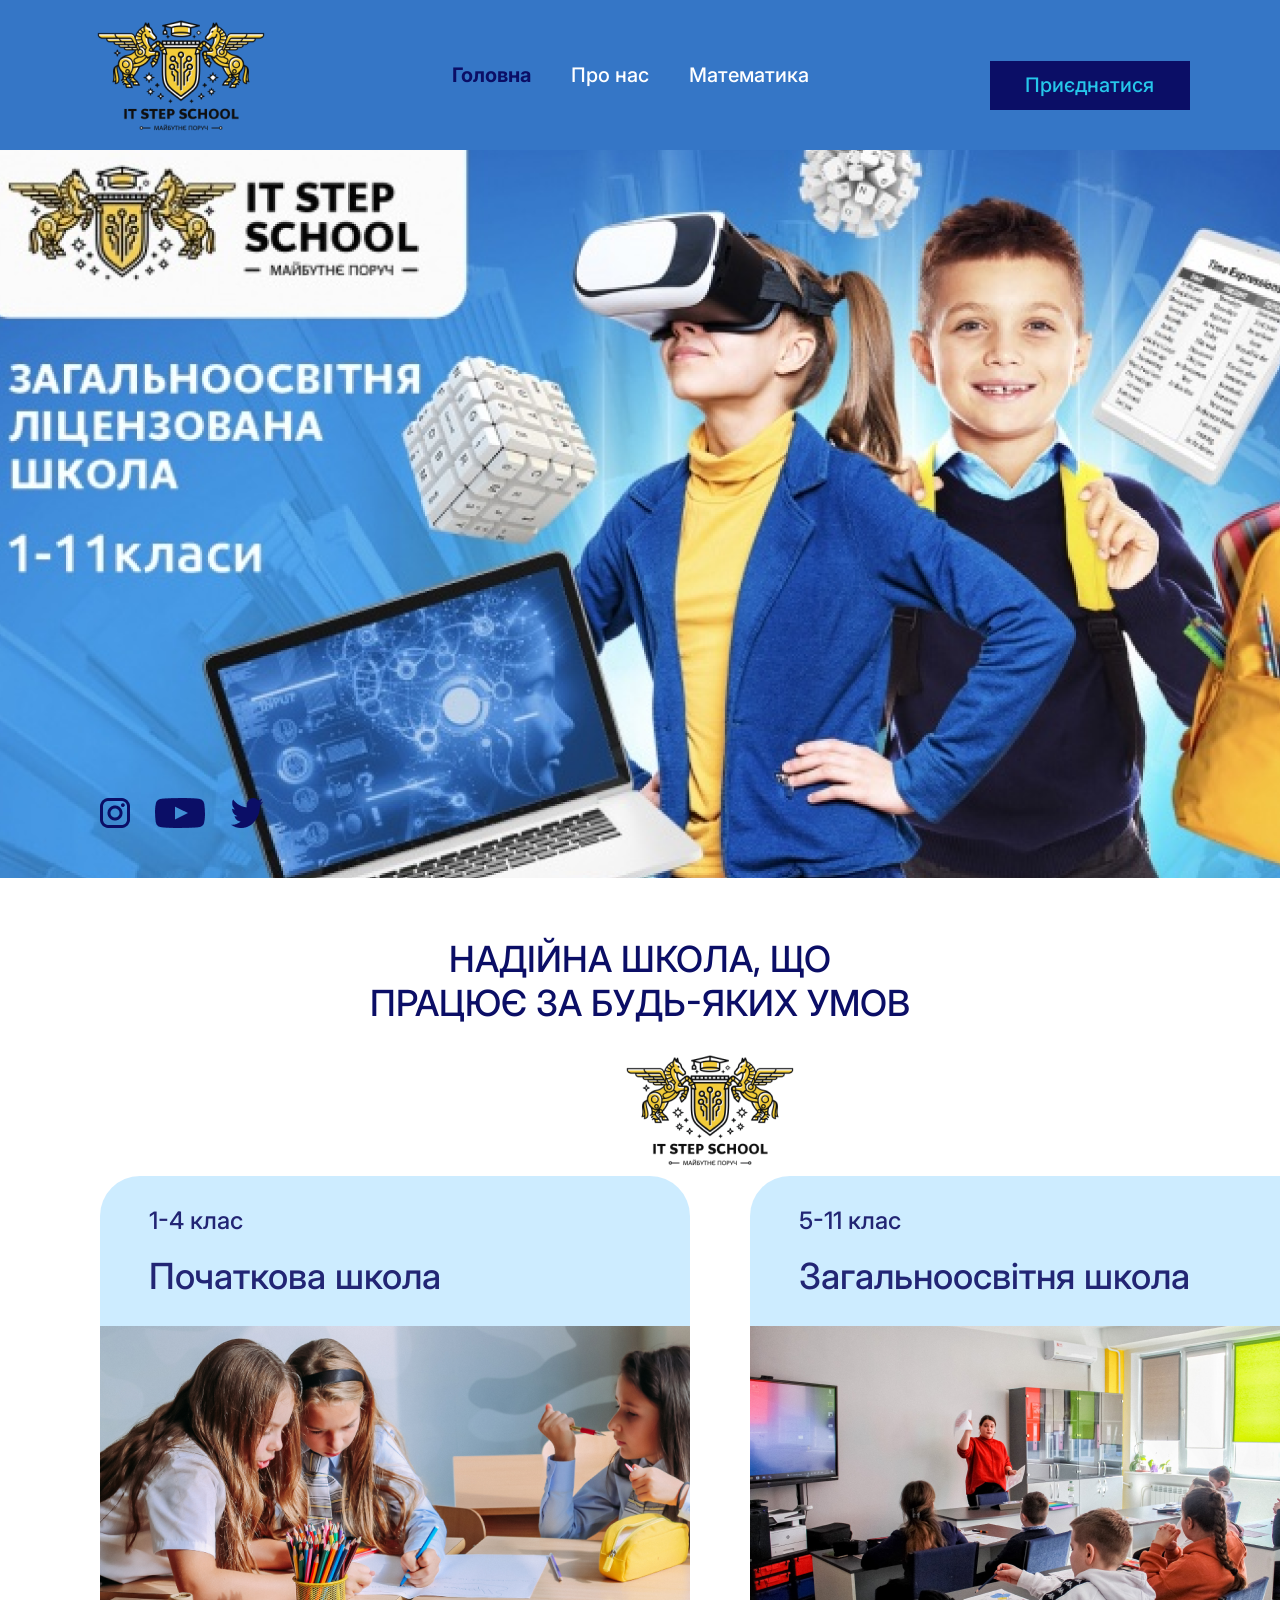
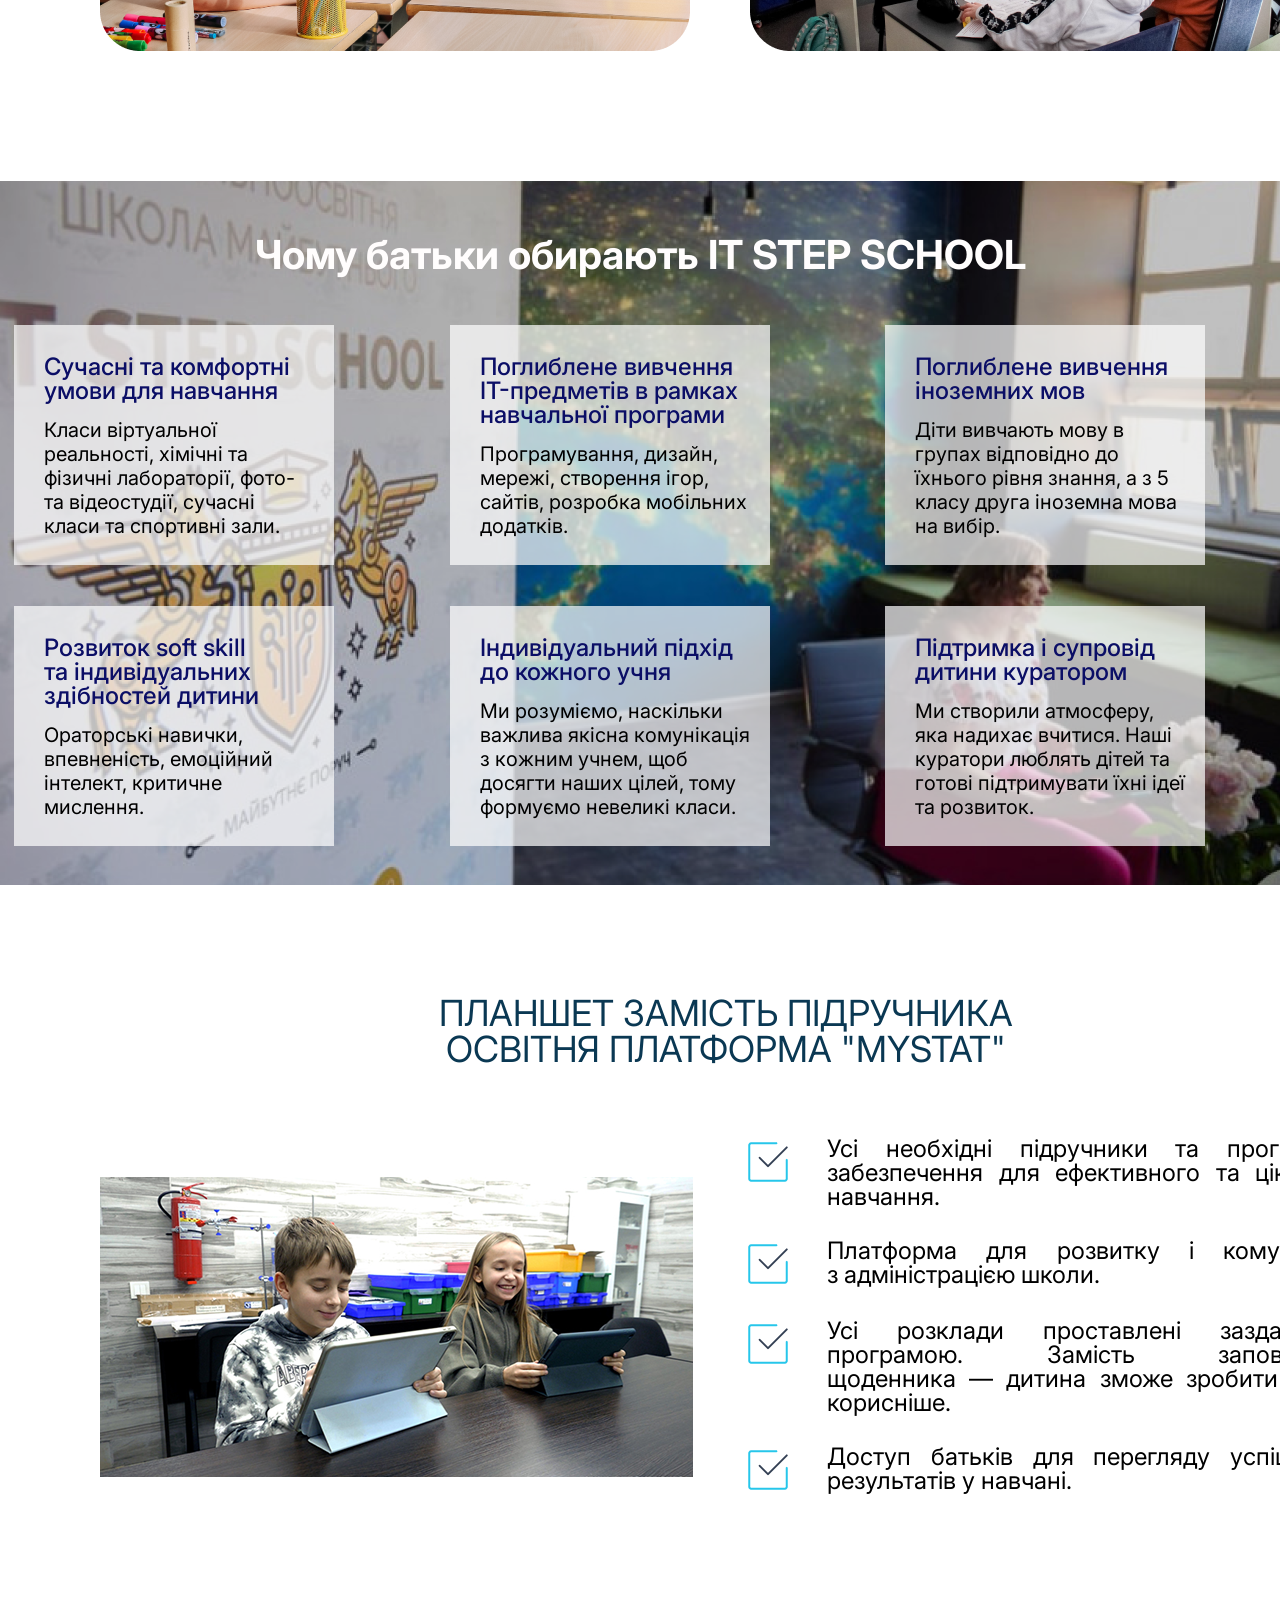
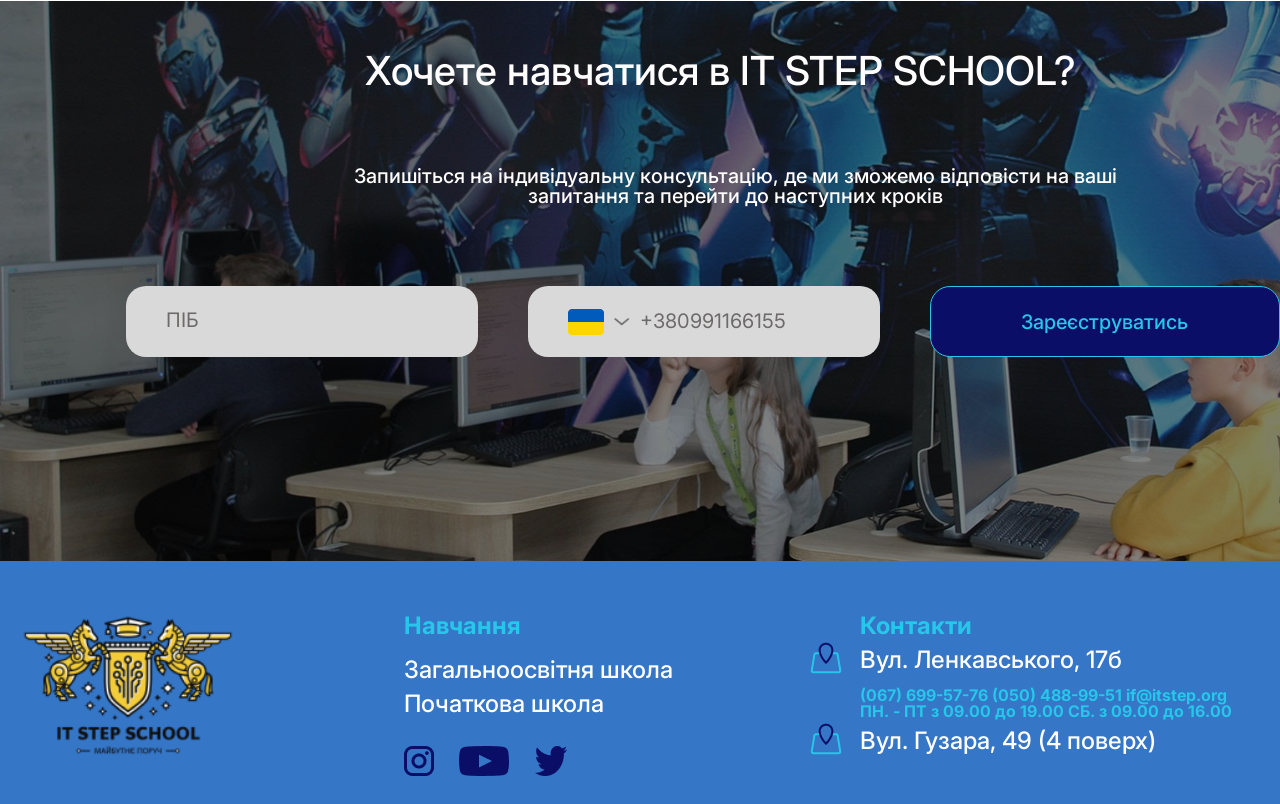
<file: index.html>
<!DOCTYPE html>
<html lang="en">

<head>
    <meta charset="UTF-8">
    <meta name="viewport" content="width=device-width, initial-scale=1.0">
    <title>Document</title>
    <link rel="stylesheet" href="./style.css">
</head>

<body>
    <header>
        <div class="container">
            <div class="header-wrap flex">
                <div class="logo">
                    <img src="images/лого школи 1.png" alt="logo">
                </div>
                <div>
                    <nav>
                        <ul class="menu1 flex">
                            <li><a href="./index.html" class="items1">Головна</a></li>
                            <li><a href="./second-index.html" class="items2">Про нас</a></li>
                            <li><a href="./third-index.html" class="items2">Математика</a></li>
                        </ul>
                    </nav>
                </div>
                <div class="button1"><a href="#" class="btn1">Приєднатися</a></div>
            </div>
        </div>
    </header>
    <main>
        <div class="container">
            <section class="sec1-wrap flex">
                <div><img src="images/Vector (3).png" alt="instagram" class="logos"></div>
                <div><img src="images/Vector (4).png" alt="instagram" class="logos1"></div>
                <div><img src="images/Vector (5).png" alt="instagram" class="logos1"></div>
            </section>
            <div class="nosection">
                <div class="text">
                    Надійна школа, що
                    <br>
                    працює за будь-яких умов
                </div>
                <div><img src="images/лого школи 1.png" alt="" class="logo2"></div>
            </div>
            <div class="divs flex">
                <div>
                    <div class="div11">
                        <div class="classes">1-4 клас</div>
                        <div class="school">Початкова школа</div>
                    </div>
                    <div class="imgs"></div>
                </div>
                <div class="div111">
                    <div class="div11">
                        <div class="classes">5-11 клас</div>
                        <div class="school">Загальноосвітня школа</div>
                    </div>
                    <div class="imgs1"></div>
                </div>
            </div>
        </div>
        <section class="sec3-wrap">
            <div class="container">
                <h1>Чому батьки обирають IT STEP SCHOOL</h1>
                <div class="grid-container">
                    <div class="grid-item">
                        <h3>Сучасні та комфортні
                            <br>
                            умови для навчання
                        </h3>
                        <p class="grid-text-p">Класи віртуальної
                            <br>
                            реальності, хімічні та
                            <br>
                            фізичні лабораторії, фото-
                            <br>
                            та відеостудії, сучасні
                            <br>
                            класи та спортивні зали.
                        </p>
                    </div>
                    <div class="grid-item">
                        <h3>Поглиблене вивчення 
                            <br>
                            IT-предметів в рамках 
                            <br>
                            навчальної програми</h3>
                        <p class="grid-text-p">Програмування, дизайн, 
                            <br>
                            мережі, створення ігор, 
                            <br>
                            сайтів, розробка мобільних 
                            <br>
                            додатків.</p>
                    </div>
                    <div class="grid-item">
                        <h3>Поглиблене вивчення 
                            <br>
                            іноземних мов</h3>
                        <p class="grid-text-p">Діти вивчають мову в 
                            <br>
                            групах відповідно до 
                            <br>
                            їхнього рівня знання, а з 5 
                            <br>
                            класу друга іноземна мова 
                            <br>
                            на вибір.</p>
                    </div>
                    <div class="grid-item">
                        <h3>Розвиток soft skill 
                            <br>
                            та індивідуальних 
                            <br>
                            здібностей дитини</h3>
                        <p class="grid-text-p">Ораторські навички, 
                            <br>
                            впевненість, емоційний 
                            <br>
                            інтелект, критичне <br>
                            мислення.</p>
                    </div>
                    <div class="grid-item">
                        <h3>Індивідуальний підхід 
                            <br>
                            до кожного учня</h3>
                        <p class="grid-text-p">Ми розуміємо, наскільки 
                            <br>
                            важлива якісна комунікація 
                            <br>
                            з кожним учнем, щоб 
                            <br>
                            досягти наших цілей,
                            тому 
                            <br>
                            формуємо невеликі класи.</p>
                    </div>
                    <div class="grid-item">
                        <h3>Підтримка і супровід 
                            <br>
                            дитини куратором</h3>
                        <p class="grid-text-p">Ми створили атмосферу, 
                            <br>
                            яка надихає вчитися. Наші <br>
                            куратори люблять дітей та 
                            <br>
                            готові
                            підтримувати їхні ідеї 
                            <br>
                            та розвиток.</p>
                    </div>
                </div>
            </div>
        </section>
        <section class="sec4">
            <div class="container">
                <div class="sec4-wrap">
                    <h1 class="sec4-title-text">Планшет замість підручника<br>Освітня платформа "MyStat"</h1>
                    <div class="sec4-flex-container flex">
                        <div class="sec4-img"><img src="./images/mystat (1).png" alt="" class="sec4-activity-img"></div>
                        <div class="sec4-activities flex">
                            <div class="sec4-activity flex">
                                <img src="./images/Group 57.png" alt="" class="sec4-activity-img">
                                <div class="sec4-activity-text">Усі необхідні підручники та програмне забезпечення для ефективного та цікавого навчання.</div>
                            </div>
                            <div class="sec4-activity flex">
                                <img src="./images/Group 57.png" alt="" class="sec4-activity-img">
                                <div class="sec4-activity-text">Платформа для розвитку і комунікації з адміністрацією школи.</div>
                            </div>
                            <div class="sec4-activity flex">
                                <img src="./images/Group 57.png" alt="" class="sec4-activity-img">
                                <div class="sec4-activity-text">Усі розклади проставлені заздалегідь програмою. Замість заповнення щоденника — дитина зможе зробити щось корисніше.</div>
                            </div>
                            <div class="sec4-activity flex">
                                <img src="./images/Group 57.png" alt="" class="sec4-activity-img">
                                <div class="sec4-activity-text">Доступ батьків для перегляду успішності результатів у навчані.</div>
                            </div>
                        </div>
                    </div>
                </div>
            </div>
        </section>
        <section class="sec5">
            <div class="container">
                <div class="sec5-wrap">
                    <h1 class="sec5-title">Хочете навчатися в IT STEP SCHOOL?</h1>
                    <h3 class="sec5-under-title">Запишіться на індивідуальну консультацію, де ми зможемо відповісти на ваші запитання та перейти до наступних кроків</h3>
                    <div class="sec5-registartion flex">
                        <div class="pib">ПІБ</div>
                        <div class="phone-number flex">
                            <div class="sec5-imgs flex">
                                <img src="./images/Group 61.png" alt="" class="country-img">
                                <img src="./images/Vector 1.png" alt="" class="line-img">
                            </div>
                            <p>+380991166155</p>
                        </div>
                        <div class="btn-register flex">Зареєструватись</div>
                    </div>
                </div>
            </div>
        </section>
    </main>
    <footer>
        <div class="container">
            <div class="footer-wrap flex">
                <img src="images/лого школи 1.png" alt="logo" class="footer-logo">
                <div class="footer-texts flex">
                    <div class="footer-learn">
                        <p class="learn-title">Навчання</p>
                        <div class="learn-texts flex">
                            <p class="learn-text">Загальноосвітня школа</p>
                            <p class="learn-text">Початкова школа</p>
                        </div>
                        <div class="footer-logos flex">
                            <img src="./images/inst 1.png" alt="" class="learn-logo-inst"><img src="./images/youtube 1.png" alt="" class="learn-logo-ytb"><img src="./images/twitter 1.png" alt="" class="learn-logo-twt">
                        </div>
                    </div>
                    <div class="footer-contacts">
                        <p class="footer-contacts-title">Контакти</p>
                        <div class="street flex">
                            <img src="./images/Group 73.png" alt="" class="street-img">
                            <p class="street-text">Вул. Ленкавського, 17б</p>
                        </div>
                        <p class="footer-contacts-text">(067) 699-57-76  (050) 488-99-51 if@itstep.org<br>ПН. - ПТ з 09.00 до 19.00 СБ. з 09.00 до 16.00</p>
                        <div class="street flex">
                            <img src="./images/Group 73.png" alt="" class="street-img">
                            <p class="street-text">Вул. Гузара, 49 (4 поверх)</p>
                        </div>
                    </div>
                </div>
            </div>
        </div>
    </footer>
</body>

</html>
</file>
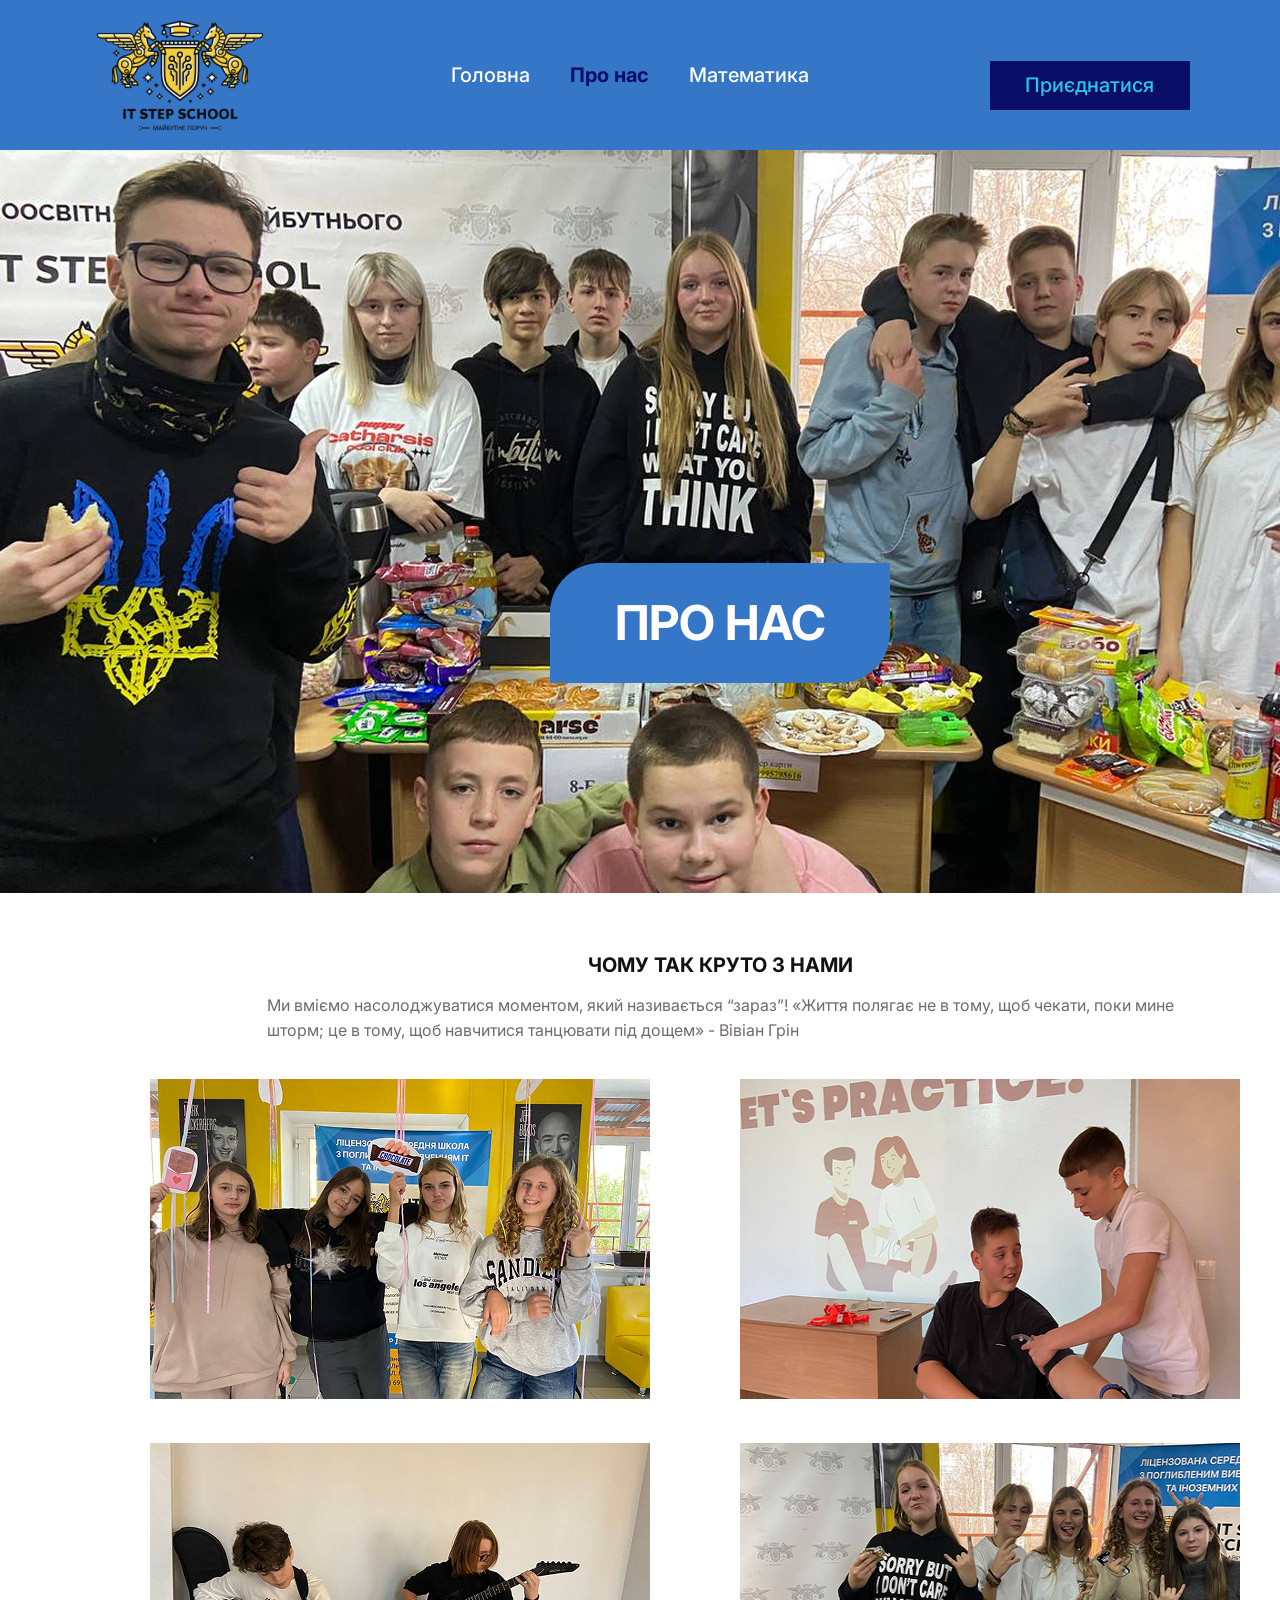
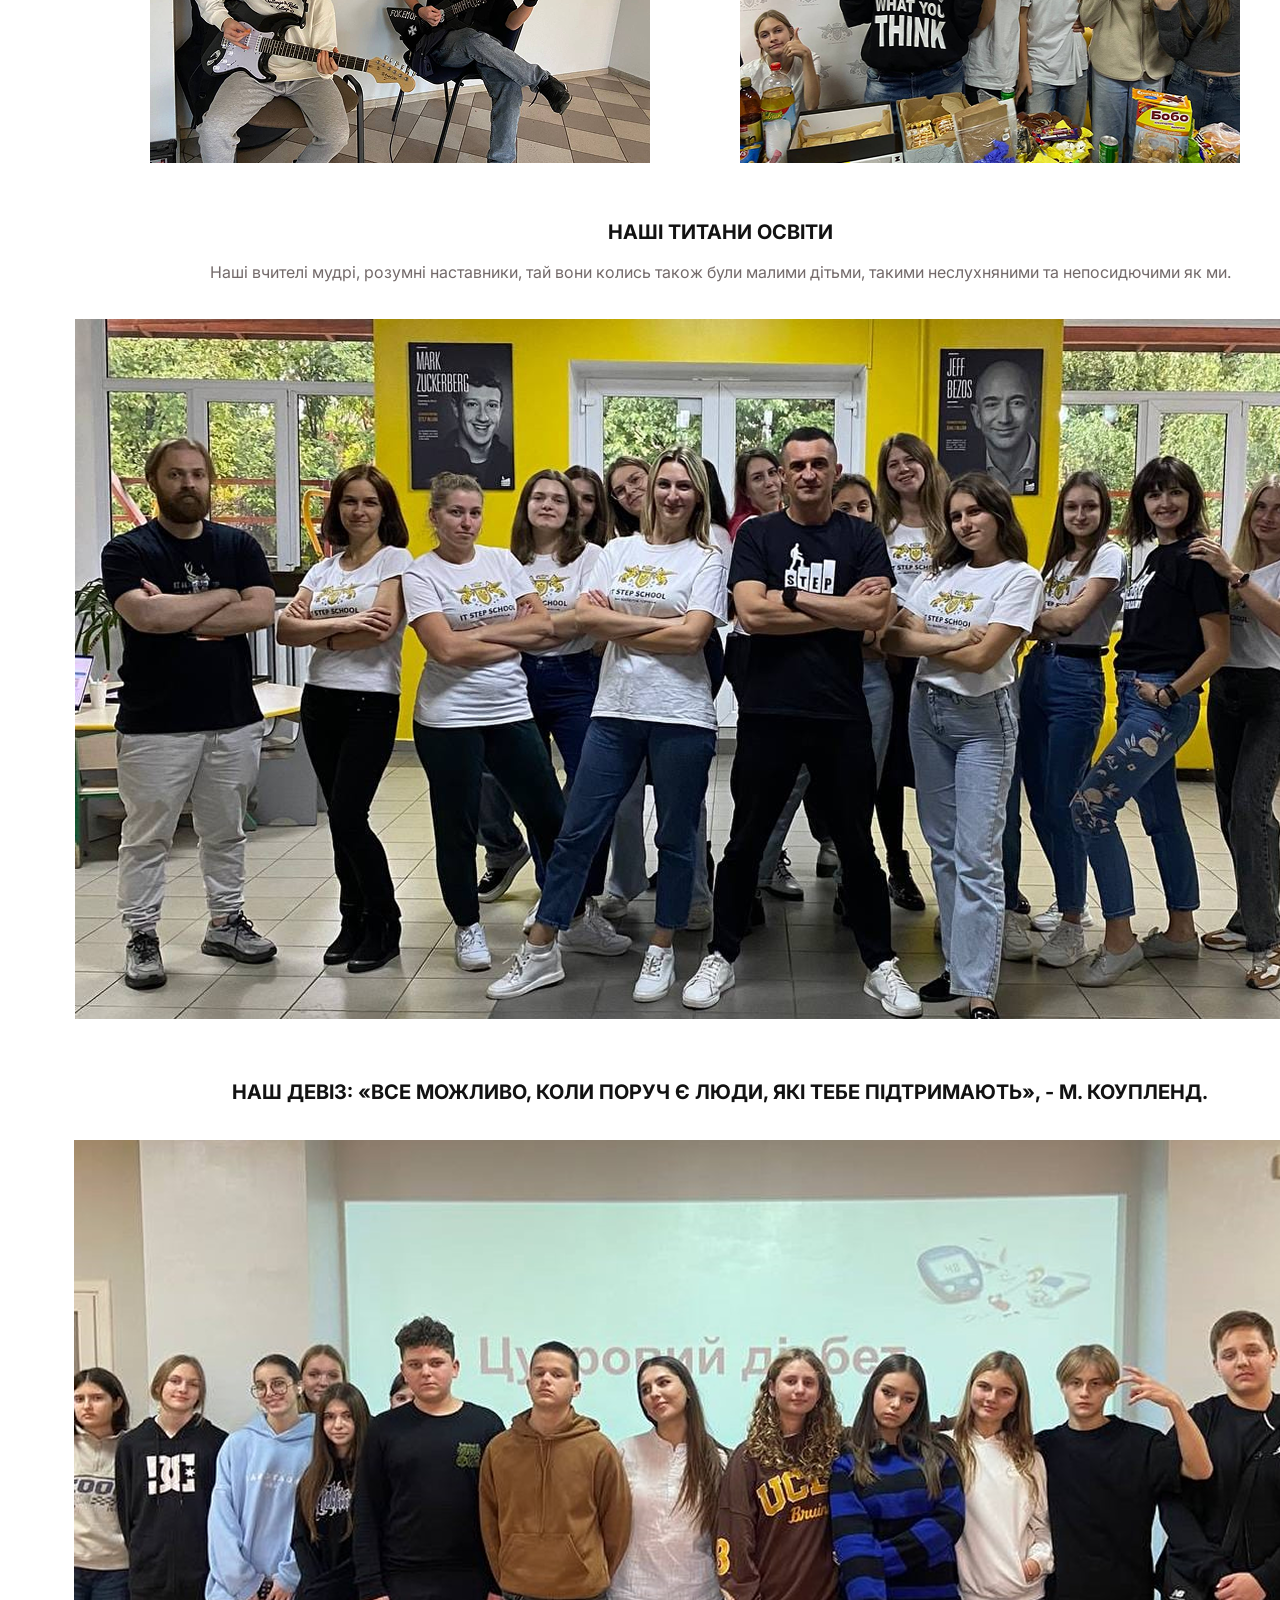
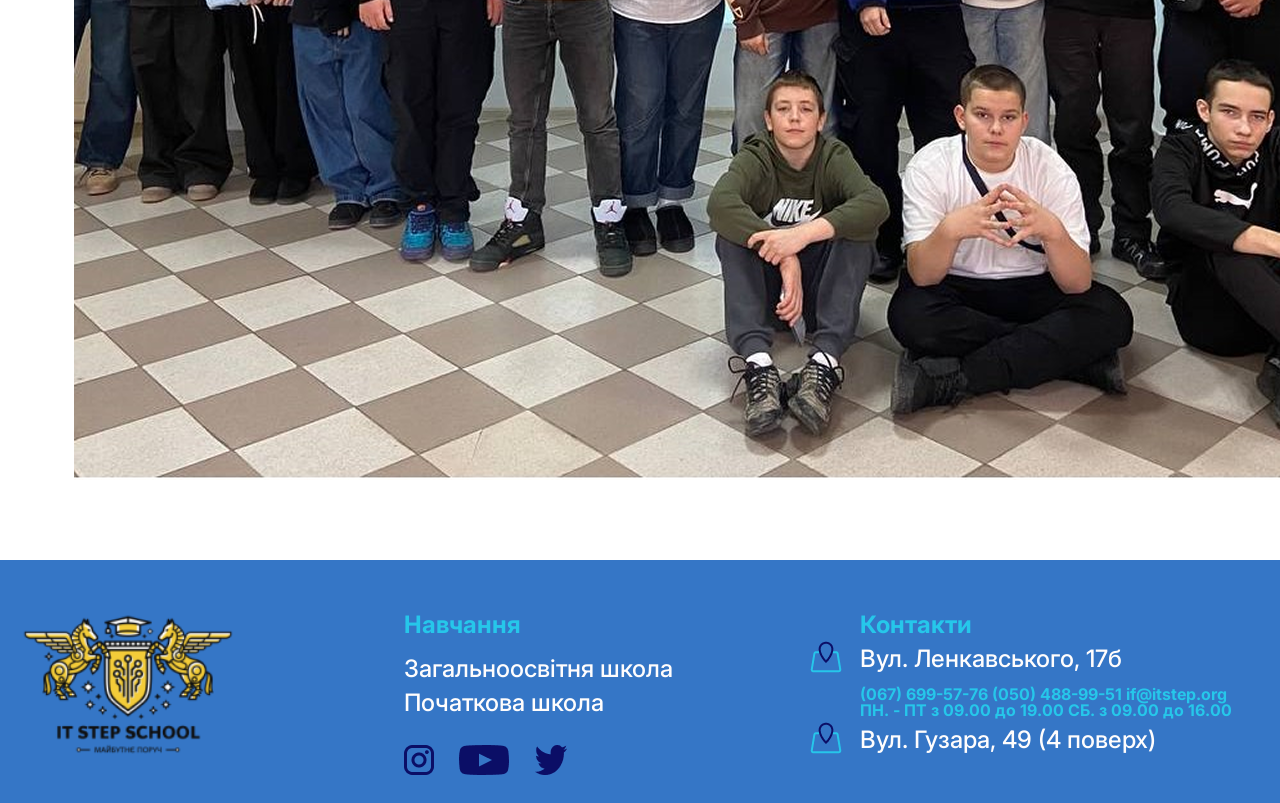
<file: second-index.html>
<!DOCTYPE html>
<html lang="en">
<head>
    <meta charset="UTF-8">
    <meta name="viewport" content="width=device-width, initial-scale=1.0">
    <title>Document</title>
    <link rel="stylesheet" href="./second-style.css">
</head>
<body>
    <header>
        <div class="container">
            <div class="header-wrap flex">
                <div class="logo">
                    <img src="images/лого школи 1.png" alt="logo">
                </div>
                <div>
                    <nav>
                        <ul class="menu1 flex">
                            <li><a href="./index.html" class="items2">Головна</a></li>
                            <li><a href="./second-index.html" class="items1">Про нас</a></li>
                            <li><a href="./third-index.html" class="items2">Математика</a></li>
                        </ul>
                    </nav>
                </div>
                <div class="button1"><a href="#" class="btn1">Приєднатися</a></div>
            </div>
        </div>
    </header>
    <main>
        <section>
            <div class="container">
                <div class="sec1-wrap">
                    <div class="sec1-btn flex">Про нас</div>
                </div>
            </div>
        </section>
        <section>
            <div class="container">
                <div class="sec2-wrap flex">
                    <div class="sec2-titles flex">
                        <h1>Чому так круто з нами</h1>
                        <p>Ми вміємо насолоджуватися моментом, який називається “зараз”! «Життя полягає не в тому, щоб чекати, поки мине<br>шторм; це в тому, щоб навчитися танцювати під дощем» - Вівіан Грін</p>
                    </div>
                    <div class="grid-container">
                        <div class="grid">
                            <div class="grid-item"><img src="./images/photo-grid-1.png" alt=""></div>
                            <div class="grid-item"><img src="./images/photo-grid-2.png" alt=""></div>
                            <div class="grid-item"><img src="./images/photo-grid-3.png" alt=""></div>
                            <div class="grid-item"><img src="./images/photo-grid-4.png" alt=""></div>
                        </div>
                    </div>
                    <div class="sec2-titles flex">
                        <h1>наші титани освіти</h1>
                        <p>Наші вчителі мудрі, розумні наставники, тай вони колись також були малими дітьми, такими неслухняними та непосидючими як ми.</p>
                    </div>
                </div>
            </div>
        </section>
        <section>
            <div class="container">
                <div class="sec3-wrap"></div>
            </div>
        </section>
        <section>
            <div class="container">
                <div class="sec4-wrap flex">
                    <h1>Наш девіз: «Все можливо, коли поруч є люди, які тебе підтримають», - М. Коупленд.</h1>
                    <img src="./images/cтуденти.png" alt="">
                </div>
            </div>
        </section>
    </main>
    <footer>
        <div class="container">
            <div class="footer-wrap flex">
                <img src="images/лого школи 1.png" alt="logo" class="footer-logo">
                <div class="footer-texts flex">
                    <div class="footer-learn">
                        <p class="learn-title">Навчання</p>
                        <div class="learn-texts flex">
                            <p class="learn-text">Загальноосвітня школа</p>
                            <p class="learn-text">Початкова школа</p>
                        </div>
                        <div class="footer-logos flex">
                            <img src="./images/inst 1.png" alt="" class="learn-logo-inst"><img src="./images/youtube 1.png" alt="" class="learn-logo-ytb"><img src="./images/twitter 1.png" alt="" class="learn-logo-twt">
                        </div>
                    </div>
                    <div class="footer-contacts">
                        <p class="footer-contacts-title">Контакти</p>
                        <div class="street flex">
                            <img src="./images/Group 73.png" alt="" class="street-img">
                            <p class="street-text">Вул. Ленкавського, 17б</p>
                        </div>
                        <p class="footer-contacts-text">(067) 699-57-76  (050) 488-99-51 if@itstep.org<br>ПН. - ПТ з 09.00 до 19.00 СБ. з 09.00 до 16.00</p>
                        <div class="street flex">
                            <img src="./images/Group 73.png" alt="" class="street-img">
                            <p class="street-text">Вул. Гузара, 49 (4 поверх)</p>
                        </div>
                    </div>
                </div>
            </div>
        </div>
    </footer>
</body>
</html>
</file>
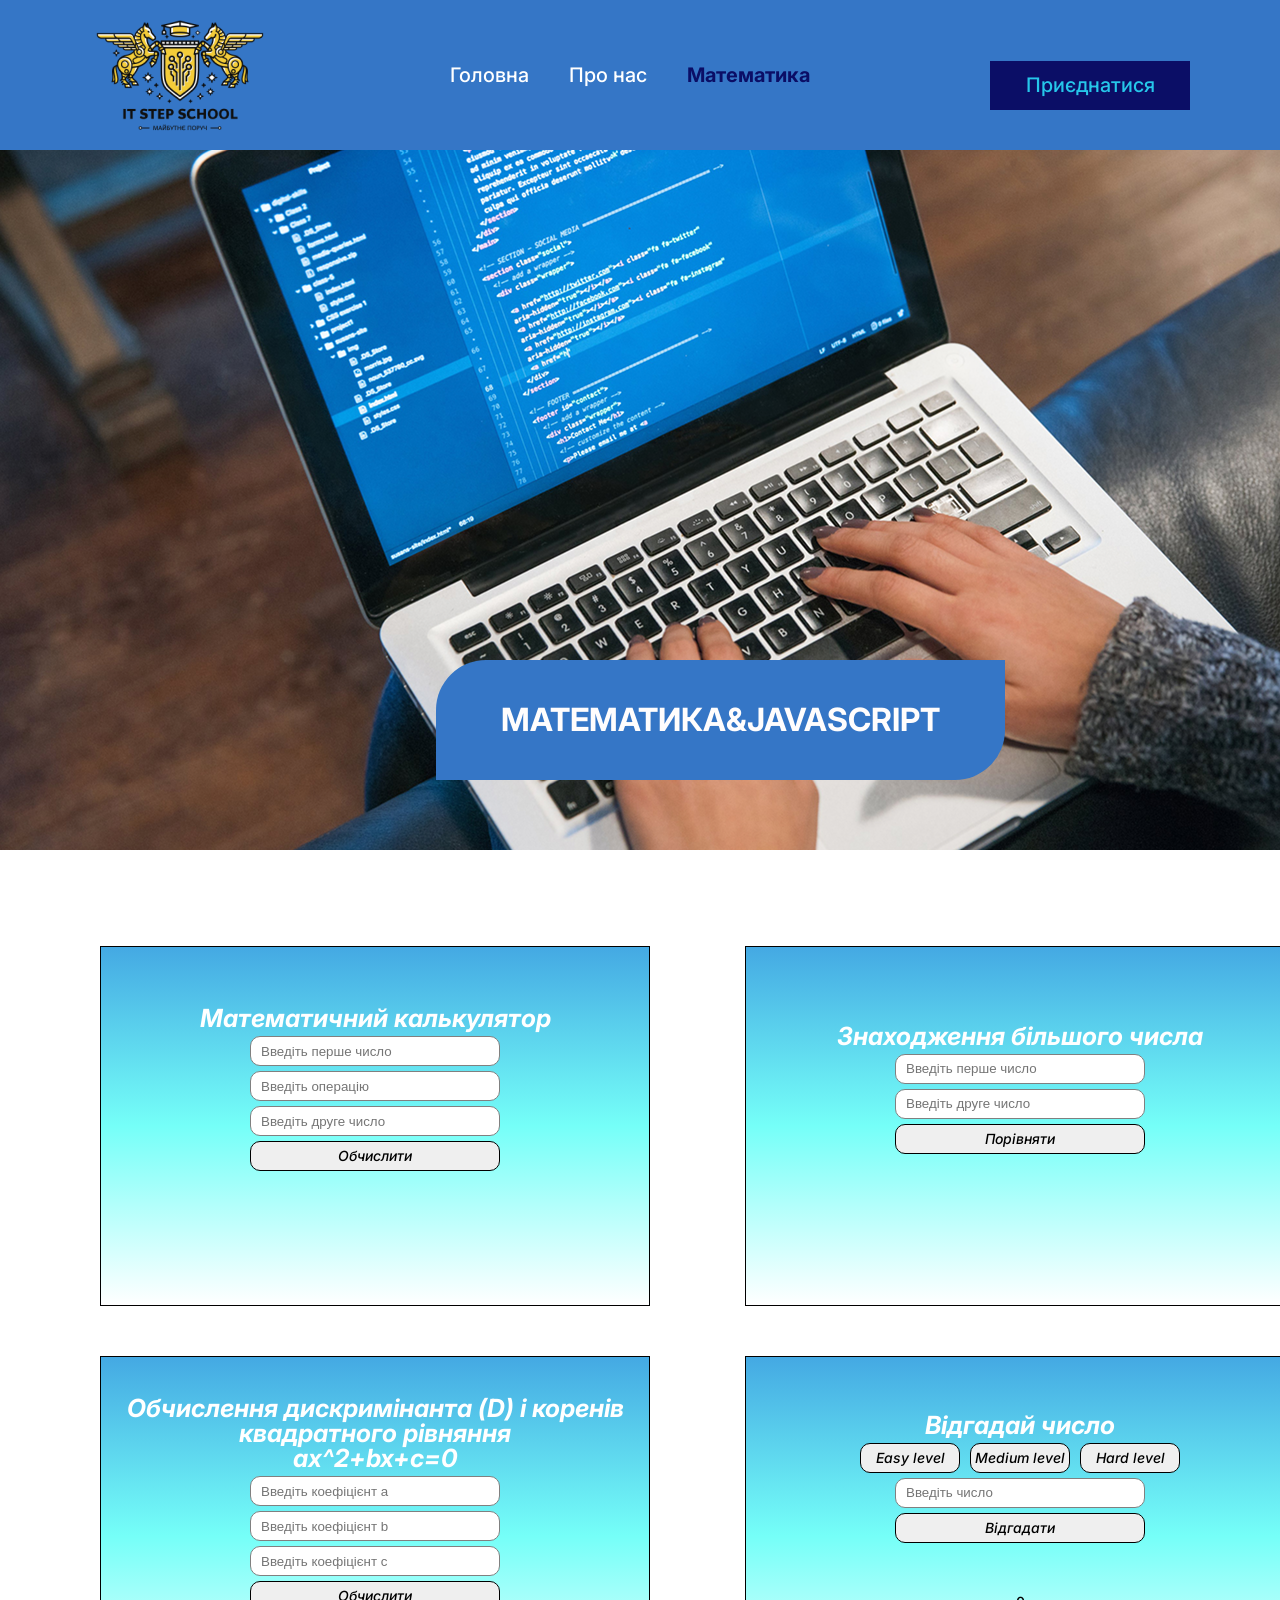
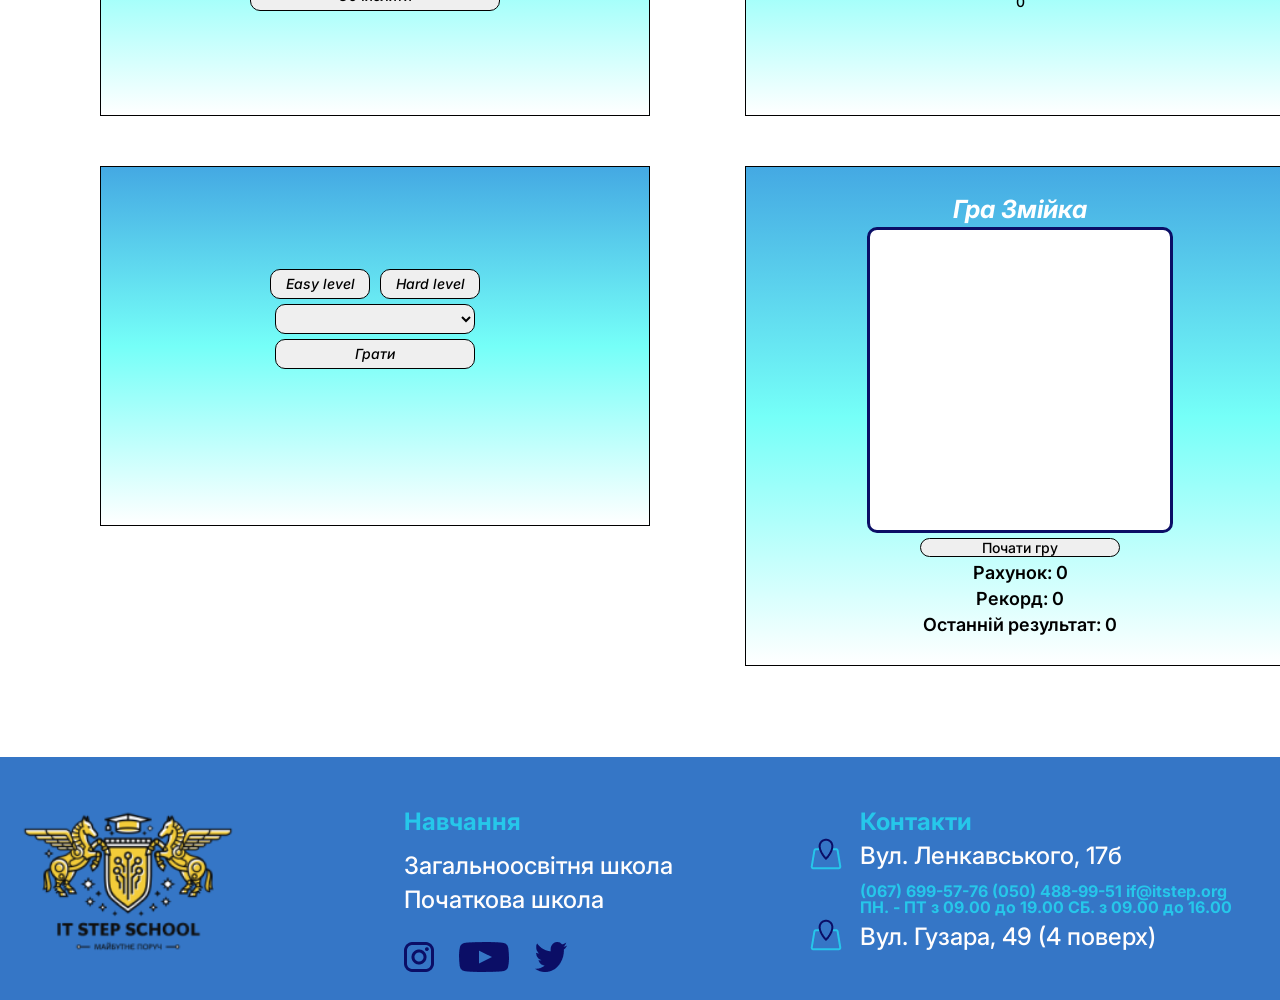
<file: third-index.html>
<!DOCTYPE html>
<html lang="en">

<head>
    <meta charset="UTF-8">
    <meta name="viewport" content="width=device-width, initial-scale=1.0">
    <title>profile setings</title>
    <link rel="stylesheet" href="./third-style.css">
</head>
<!-- <input type="number" placeholder="Enter" id="id"> -->

<body>
    <header>
        <div class="container">
            <div class="header-wrap flex">
                <div class="logo">
                    <img src="images/лого школи 1.png" alt="logo">
                </div>
                <div>
                    <nav>
                        <ul class="menu1 flex">
                            <li><a href="./index.html" class="items2">Головна</a></li>
                            <li><a href="./second-index.html" class="items2">Про нас</a></li>
                            <li><a href="./third-index.html" class="items1">Математика</a></li>
                        </ul>
                    </nav>
                </div>
                <div class="button1"><a href="#" class="btn1">Приєднатися</a></div>
            </div>
        </div>
    </header>
    <main>
        <div class="modal-window flex">
            <div class="register-window flex">
                <h2 class="title">Зареєструватись</h2>
                <input type="text" placeholder="Введіть ім'я" id="regName">
                <input type="email" placeholder="Введіть email" id="regEmail">
                <input type="password" placeholder="Введіть пароль" id="regPassword">
                <button type="submit" class="reg-btn"><p class="text-reg">Зареєструватись</p></button>
                <button class="isAccount"><p class="text-reg">Вже є аккаунт?</p></button>
            </div>
            <div class="login-window flex">
                <h2 class="title">Увійти</h2>
                <input type="email" placeholder="Введіть email" id="logEmail">
                <input type="password" placeholder="Введіть пароль" id="logPassword">
                <button type="submit" class="log-btn"><p class="text-log">Увійти</p></button>
            </div>
            <div class="result-window flex">
                <h2 class="title">Результат</h2>
                <p class="result-textE">Вітаємо! Ви успішно увійшли в систему.</p>
            </div>
        </div>
        <section class="sec1">
            <div class="container">
                <div class="sec1-wrap">
                    <button class="maths-js-btn">
                        <p class="maths-js-text">математика&JavaScript</p>
                    </button>
                </div>
            </div>
        </section>
        <section class="sec2">
            <div class="container">
                <div class="grid">
                    <div class="item-grid flex">
                        <h2 class="title">Математичний калькулятор</h2>
                        <input type="number" placeholder="Введіть перше число" id="inputFNumb">
                        <input type="text" placeholder="Введіть операцію" id="inputOperation">
                        <input type="number" placeholder="Введіть друге число" id="inputSNumb"> 
                        <button class="result-btn"><p class="text-result">Обчислити</p></button>
                        <p class="result-text"></p>
                    </div>
                    <div class="item-grid flex">
                        <h2 class="title">Знаходження більшого числа</h2>
                        <input type="number" placeholder="Введіть перше число" id="inputFNumbA">
                        <input type="number" placeholder="Введіть друге число" id="inputSNumbA"> 
                        <button class="result-btnA"><p class="text-result">Порівняти</p></button>
                        <p class="result-textA"></p>
                    </div>
                    <div class="item-grid flex">
                        <h2 class="title">Обчислення дискримінанта (D) і коренів<br>квадратного рівняння<br>ax^2+bx+c=0</h2>
                        <input type="number" placeholder="Введіть коефіцієнт a" id="koefA">
                        <input type="number" placeholder="Введіть коефіцієнт b" id="koefB">
                        <input type="number" placeholder="Введіть коефіцієнт c" id="koefC">
                        <button class="result-btnB"><p class="text-result">Обчислити</p></button>
                        <p class="discriminator"></p>
                        <p class="first-root"></p>
                        <p class="second-root"></p>
                    </div>
                    <div class="item-grid flex">
                        <h2 class="title">Відгадай число</h2>
                        <div class="buttons-item flex">
                            <button class="easybtn"><p class="text-result">Easy level</p></button>
                            <button class="mediumbtn"><p class="text-result">Medium level</p></button>
                            <button class="hardbtn"><p class="text-result">Hard level</p></button>
                        </div>
                        <input type="number" placeholder="Введіть число" id="guessNumb">
                        <button class="result-btnC"><p class="text-result">Відгадати</p></button>
                        <p class="guess-result"></p>
                        <p class="guess-tryes">0</p>
                    </div>
                    <div class="item-grid flex">
                        <div class="buttons-item flex">
                            <button class="easy-btn"><p class="text-result">Easy level</p></button>
                            <button class="hard-btn"><p class="text-result">Hard level</p></button>
                        </div>
                        <select id="chooseSelect"></select>
                        <button class="result-btnD"><p class="text-result">Грати</p></button>
                        <p class="game-result"></p>
                    </div>
                    <div class="item-grid1 flex snake-game">
                        <h2 class="title">Гра Змійка</h2>
                        <canvas id="snakeCanvas" width="300" height="300"></canvas>
                        <button class="snake-start-btn">
                            <p class="text-result">Почати гру</p>
                        </button>
                        <p class="snake-score">Рахунок: 0</p>
                        <p class="snake-record">Рекорд: 0</p>
                        <p class="snake-last">Останній результат: 0</p>
                    </div>
                </div>
            </div>
        </section>
    </main>
    <footer>
        <div class="container">
            <div class="footer-wrap flex">
                <img src="images/лого школи 1.png" alt="logo" class="footer-logo">
                <div class="footer-texts flex">
                    <div class="footer-learn">
                        <p class="learn-title">Навчання</p>
                        <div class="learn-texts flex">
                            <p class="learn-text">Загальноосвітня школа</p>
                            <p class="learn-text">Початкова школа</p>
                        </div>
                        <div class="footer-logos flex">
                            <img src="./images/inst 1.png" alt="" class="learn-logo-inst"><img src="./images/youtube 1.png" alt="" class="learn-logo-ytb"><img src="./images/twitter 1.png" alt="" class="learn-logo-twt">
                        </div>
                    </div>
                    <div class="footer-contacts">
                        <p class="footer-contacts-title">Контакти</p>
                        <div class="street flex">
                            <img src="./images/Group 73.png" alt="" class="street-img">
                            <p class="street-text">Вул. Ленкавського, 17б</p>
                        </div>
                        <p class="footer-contacts-text">(067) 699-57-76  (050) 488-99-51 if@itstep.org<br>ПН. - ПТ з 09.00 до 19.00 СБ. з 09.00 до 16.00</p>
                        <div class="street flex">
                            <img src="./images/Group 73.png" alt="" class="street-img">
                            <p class="street-text">Вул. Гузара, 49 (4 поверх)</p>
                        </div>
                    </div>
                </div>
            </div>
        </div>
    </footer>



    <script src="index.js"></script>
</body>

</html>
</file>
<file: style.css>
@import url('https://fonts.googleapis.com/css2?family=Inter:ital,opsz,wght@0,14..32,100..900;1,14..32,100..900&family=Montserrat:ital,wght@0,100..900;1,100..900&display=swap');
*{
    margin: 0;
    padding: 0;
    box-sizing: border-box;
}
body{
    font-family: 'Inter', sans-serif;
}
.container{
    max-width: 1440px;
    width: 100%;
    margin: 0 auto;
}
.grid{
    display: grid;
}
.flex{
    display: flex;
}
a{
    text-decoration: none;
}
ul{
    list-style: none;
}
:root{
    /* --title-color:#0A3853; */
    --dark-blue-color:#0B0E66;
    --light-blue-color:#26C7EA;
}
/*_____________________________________________________________header____________________________________*/
.header-wrap{
    justify-content: space-around;
    align-items: center;
    background-blend-mode: multiply;
    opacity: 100%;
    background-repeat: no-repeat;
    background-position: center;
    background-size: cover;
    height: 150px;
    background-color: #3576C6;
}
.button1{
    width: 200px;
    height: 49px;
    background-color: var(--dark-blue-color);
    margin-top: 20px;
}
.btn1{
    font-family: "Inter", sans-serif;
    font-weight: 500;
    font-size: 20px;
    line-height: 24.2px;
    color: var(--light-blue-color);
    padding: 12.6px 12.4px;
    display: block;
    text-align: center;
    white-space: nowrap;
}
.menu1{
    gap: 40px;
}
.items2{
    font-family: "Inter", sans-serif;
    font-weight: 500;
    font-size: 20px;
    line-height: 24.2px;
    color: #FFFFFF;
}
.items1{
    font-family: "Inter", sans-serif;
    font-weight: 700;
    font-size: 20px;
    line-height: 24.2px;
    color: var(--dark-blue-color);
}
/* -----------------------------------sec1----------------------------------------- */
.sec1-wrap{
    height: 728px;
    background-image: url(images/Group\ 48\ 1\ \(1\).png);
    background-repeat: no-repeat;
    background-size: cover;
    background-position: center;
}
.logos{
    margin-top: 648px;
    margin-left: 100px;
}
.logos1{
    margin-top: 648px;
    margin-left: 25px;
}
/* -----------------------------------no sec----------------------------------------- */
.text{
    text-transform: uppercase;
    font-family: "Inter", sans-serif;
    font-weight: 500;
    font-size: 36px;
    line-height: 43.57px;
    color: var(--dark-blue-color);
    text-align: center;
    padding-top: 60px;
}
.logo2{
    margin-top: 20px;
    margin-left: 620px;
}
.classes{
    font-family: "Inter", sans-serif;
    font-weight: 500;
    font-size: 24px;
    line-height: 29.05px;
    color: var(--dark-blue-color);
    margin-left: 49px;
    padding-top: 30px;
}
.school{
    font-family: "Inter", sans-serif;
    font-weight: 500;
    font-size: 36px;
    line-height: 43.57px;
    color: var(--dark-blue-color);
    margin-left: 49px;
    margin-top: 20px;
}
.divs{
    width: 590px;
    margin-left: 100px;
    margin-bottom: 130px;
}
.imgs{
    background-image: url(images/image\(3\).png);
    width: 590px;
    height: 325px;
    background-repeat: no-repeat;
    background-size: cover;
    background-position: center;
}
.imgs1{
    background-image: url(images/word-image-23.png);
    width: 590px;
    height: 325px;
    background-repeat: no-repeat;
    background-size: cover;
    background-position: center;
}
.div11{
    background-color: #C8EAFF;
    border-radius: 40px 40px 0 0;
    opacity: 90%;
    height: 150px;
}
.div111{
    margin-left: 60px;
}
/* -----------------------------------sec3----------------------------------------- */
h1 {
    text-align: center;
    font-family: "Inter", sans-serif;
    font-weight: 700;
    font-size: 40px;
    line-height: 48.41px;
    margin-bottom: 45px;
    padding-top: 50px;
    color: #FFFDFD;
}
h3{
    font-family: "Inter", sans-serif;
    font-weight: 500;
    font-size: 24px;
    line-height: 24px;
    color: var(--dark-blue-color);
    padding-top: 30px;
    padding-left: 30px;
}
.grid-text-p{
    font-family: "Inter", sans-serif;
    font-weight: 400;
    font-size: 20px;
    line-height: 24px;
    color: #000000;
    padding-top: 15px;
    padding-left: 30px;
}

.grid-container {
    display: grid;
    grid-template-columns: repeat(3, 1fr);
    gap: 41px;
}

.grid-item {
    background-color: rgba(255, 255, 255, 0.7);
    width: 320px;
    height: 240px;
}

.sec3-wrap{
    background-image: url(images/Rectangle\ 20\ \(1\).png);
    height: 704px;
    background-repeat: no-repeat;
    background-position: center;
}
.grid-container{
    Margin-left: 14px;
}
/* -----------------------------------sec4----------------------------------------- */
.sec4-wrap{
    width: 1251px;
    height: 596px;
    margin-top: 60px;
    margin-left: 100px;
    h1{
        font-family: "Inter", sans-serif;
        font-weight: 400;
        font-size: 36px;
        line-height: 100%;
        text-transform: uppercase;
        color: #0A3853;
    }
    .sec4-flex-container{
        margin-top: 70px;
        gap: 50px;
        .sec4-img{
            margin-top: 40px;
            width: 593px;
            height: 300px;
        }
        .sec4-activities{
            flex-direction: column;
            gap: 30px;
            .sec4-activity{
                gap: 34px;
                font-family: "Inter", sans-serif;
                font-weight: 400;
                font-size: 24px;
                line-height: 100%;
                text-align: justify;
                color: #000000;
                .sec4-activity-img{
                    width: 50px;
                    height: 50px;
                }
            }
        }
    }
}
/* -----------------------------------sec5----------------------------------------- */
.sec5-wrap{
    height: 560px;
    background-image: url(./images/Rectangle\ 12\ \(1\).png);
    h1{
        font-family: "Inter", sans-serif;
        font-weight: 500;
        font-size: 40px;
        line-height: 100%;
        margin-top: 60px;
        color: #FFFDFD;
        width: 748px;
        margin-left: 346px;
    }
    h3{
        font-family: "Inter", sans-serif;
        font-weight: 500;
        font-size: 20px;
        line-height: 100%;
        margin-top: 30px;
        color: #FFFDFD;
        width: 802px;
        text-align: center;
        margin-left: 319px;
    }
    .sec5-registartion{
        margin-top: 80px;
        gap: 50px;
        margin-left: 126px;
        .pib{
            width: 363px;
            height: 71px;
            background-color: #D9D9D9;
            font-family: "Inter", sans-serif;
            font-weight: 400;
            font-size: 20px;
            line-height: 100%;
            padding-top: 24px;
            padding-left: 40px;
            color: #6D6A6A;
            border-radius: 20px;
            border: 0px;
        }
        .phone-number{
            width: 363px;
            height: 71px;
            gap: 10px;
            border-radius: 20px;
            border: 0px;
            color: #6D6A6A;
            background-color: #D9D9D9;
            font-family: "Inter", sans-serif;
            font-weight: 400;
            font-size: 20px;
            line-height: 100%;
            padding-left: 40px;
            .sec5-imgs{
                gap: 10px;
                .country-img{
                    width: 36px;
                    height: 36px;
                    margin-top: 18px;
                }
                .line-img{
                    width: 16px;
                    height: 8px;
                    margin-top: 32px;
                }
            }
            p{
                margin-top: 25px;
            }
        }
        .btn-register{
            width: 363px;
            height: 71px;
            justify-content: center;
            align-items: center;
            font-family: "Inter", sans-serif;
            font-weight: 500;
            font-size: 20px;
            line-height: 100%;
            color: #26C7EA;
            background-color: var(--dark-blue-color);
            border: 1px;
            border-radius: 20px;
            border-color: #26C7EA;
            border-style: solid;
        }
    }
}
/*----------------------------------footer------------------------------------------*/
.footer-wrap{
    height: 243px;
    background-color: #3576C6;
    justify-content: center;
    align-items: center;
    gap: 164px;
    .footer-logo{
        width: 224px;
        height: 158px;
    }
    .footer-texts{
        gap: 122px;
        margin-top: 40px;
        .footer-learn{
            width: 281px;
            height: 177px;
            .learn-title{
                font-family: "Inter", sans-serif;
                font-weight: 700;
                font-size: 24px;
                line-height: 100%;
                color: #26C7EA;
            }
            .learn-texts{
                flex-direction: column;
                gap: 10px;
                margin-top: 20px;
                font-family: "Inter", sans-serif;
                font-weight: 500;
                font-size: 24px;
                line-height: 100%;
                color: #FFFDFD;
                margin-bottom: 30px;
            }
            .footer-logos{
                gap: 25px;
                .learn-logo-inst{
                    width: 30px;
                    height: 30px;
                }
                .learn-logo-yb{
                    width: 50px;
                    height: 30px;
                }
                .learn-logo-twt{
                    width: 34px;
                    height: 30px;
                }
            }
        }
        .footer-contacts{
            width: 457px;
            height: 156px;
            .footer-contacts-title{
                font-family: "Inter", sans-serif;
                font-weight: 700;
                font-size: 24px;
                line-height: 100%;
                color: #26C7EA;
                margin-left: 53px;
            }
            .street{
                gap: 15px;
                margin-top: 1px;
                .street-img{
                    width: 38px;
                    height: 38px;
                }
                .street-text{
                    font-family: "Inter", sans-serif;
                    font-weight: 500;
                    font-size: 24px;
                    line-height: 100%;
                    color: #FFFDFD;
                    margin-top: 9px;
                }
            }
            .footer-contacts-text{
                margin-top: 10px;
                margin-left: 53px;
                font-family: "Inter", sans-serif;
                font-weight: 700;
                font-size: 16px;
                line-height: 100%;
                color: #26C7EA;
            }
        }
    }
}
</file>
<file: second-style.css>
@import url('https://fonts.googleapis.com/css2?family=Inter:ital,opsz,wght@0,14..32,100..900;1,14..32,100..900&family=Montserrat:ital,wght@0,100..900;1,100..900&display=swap');
*{
    margin: 0;
    padding: 0;
    box-sizing: border-box;
}
body{
    font-family: 'Inter', sans-serif;
}
.container{
    max-width: 1440px;
    width: 100%;
    margin: 0 auto;
}
.grid{
    display: grid;
}
.flex{
    display: flex;
}
a{
    text-decoration: none;
}
ul{
    list-style: none;
}
.grid-container{
    display: grid;
}
:root{
    /* --title-color:#0A3853; */
    --dark-blue-color:#0B0E66;
    --light-blue-color:#26C7EA;
}
/*_____________________________________________________________header____________________________________*/
.header-wrap{
    justify-content: space-around;
    align-items: center;
    background-blend-mode: multiply;
    opacity: 100%;
    background-repeat: no-repeat;
    background-position: center;
    background-size: cover;
    height: 150px;
    background-color: #3576C6;
}
.button1{
    width: 200px;
    height: 49px;
    background-color: var(--dark-blue-color);
    margin-top: 20px;
}
.btn1{
    font-family: "Inter", sans-serif;
    font-weight: 500;
    font-size: 20px;
    line-height: 24.2px;
    color: var(--light-blue-color);
    padding: 12.6px 12.4px;
    display: block;
    text-align: center;
    white-space: nowrap;
}
.menu1{
    gap: 40px;
}
.items2{
    font-family: "Inter", sans-serif;
    font-weight: 500;
    font-size: 20px;
    line-height: 24.2px;
    color: #FFFFFF;
}
.items1{
    font-family: "Inter", sans-serif;
    font-weight: 700;
    font-size: 20px;
    line-height: 24.2px;
    color: var(--dark-blue-color);
}
/*---------------------------------------sec1-----------------------------------*/
.sec1-wrap{
    height: 743px;
    background-image: url(./images/title-photo.png);
    align-items: center;
    padding-top: 413px;
    padding-left: 550px;
    .sec1-btn{
        width: 340px;
        height: 120px;
        background-color: #3576C6;
        border-top-left-radius: 50px;
        border-bottom-right-radius: 50px;
        border: 0px;
        justify-content: center;
        align-items: center;
        font-family: "Inter", sans-serif;
        font-weight: 700;
        font-size: 48px;
        line-height: 130%;
        color: #FFFDFD;
        text-transform: uppercase;
    }
}
/*----------------------------------sec2-------------------------------------------*/
.sec2-wrap{
    margin-top: 60px;
    margin-left: 150px;
    width: 1140px;
    height: 931px;
    align-items: center;
    justify-content: center;
    flex-direction: column;
    .sec2-titles{
        align-items: center;
        justify-content: center;
        flex-direction: column;
        gap: 15px;
        h1{
            font-family: "Inter", sans-serif;
            font-weight: 700;
            font-size: 20px;
            line-height: 130%;
            color: #121212;
            text-transform: uppercase;
        }
        p{
            font-family: "Inter", sans-serif;
            font-weight: 400;
            font-size: 16px;
            line-height: 160%;
            color: #736A6A;
        }
    }
    .grid{
        grid-template-columns: repeat(2, 1fr);
        gap: 40px;
        margin-top: 35px;
        margin-bottom: 60px;
        width: 1140px;
        height: 680px;
        .grid-item{
            img{
                width: 500px;
                height: 320px;
            }
        }
    }
}
/*----------------------------------sec3-------------------------------------------*/
.sec3-wrap{
    margin-top: 35px;
    margin-left: 75px;
    width: 1290px;
    height: 700px;
    background-image: url(./images/викладачі.png);
}
/*----------------------------------sec4-------------------------------------------*/
.sec4-wrap{
    align-items: center;
    justify-content: center;
    flex-direction: column;
    width: 1291px;
    height: 1001px;
    margin-top: 60px;
    margin-left: 74px;
    margin-bottom: 80px;
    h1{
        font-family: "Inter", sans-serif;
        font-weight: 700;
        font-size: 20px;
        line-height: 130%;
        color: #121212;
        text-transform: uppercase;
    }
    img{
        margin-top: 35px;
        width: 1291px;
        height: 940px;
    }
}


/*----------------------------------footer------------------------------------------*/
.footer-wrap{
    height: 243px;
    background-color: #3576C6;
    justify-content: center;
    align-items: center;
    gap: 164px;
    .footer-logo{
        width: 224px;
        height: 158px;
    }
    .footer-texts{
        gap: 122px;
        margin-top: 40px;
        .footer-learn{
            width: 281px;
            height: 177px;
            .learn-title{
                font-family: "Inter", sans-serif;
                font-weight: 700;
                font-size: 24px;
                line-height: 100%;
                color: #26C7EA;
            }
            .learn-texts{
                flex-direction: column;
                gap: 10px;
                margin-top: 20px;
                font-family: "Inter", sans-serif;
                font-weight: 500;
                font-size: 24px;
                line-height: 100%;
                color: #FFFDFD;
                margin-bottom: 30px;
            }
            .footer-logos{
                gap: 25px;
                .learn-logo-inst{
                    width: 30px;
                    height: 30px;
                }
                .learn-logo-yb{
                    width: 50px;
                    height: 30px;
                }
                .learn-logo-twt{
                    width: 34px;
                    height: 30px;
                }
            }
        }
        .footer-contacts{
            width: 457px;
            height: 156px;
            .footer-contacts-title{
                font-family: "Inter", sans-serif;
                font-weight: 700;
                font-size: 24px;
                line-height: 100%;
                color: #26C7EA;
                margin-left: 53px;
            }
            .street{
                gap: 15px;
                margin-top: 1px;
                .street-img{
                    width: 38px;
                    height: 38px;
                }
                .street-text{
                    font-family: "Inter", sans-serif;
                    font-weight: 500;
                    font-size: 24px;
                    line-height: 100%;
                    color: #FFFDFD;
                    margin-top: 9px;
                }
            }
            .footer-contacts-text{
                margin-top: 10px;
                margin-left: 53px;
                font-family: "Inter", sans-serif;
                font-weight: 700;
                font-size: 16px;
                line-height: 100%;
                color: #26C7EA;
            }
        }
    }
}
</file>
<file: third-style.css>
@import url('https://fonts.googleapis.com/css2?family=Inter:ital,opsz,wght@0,14..32,100..900;1,14..32,100..900&family=Montserrat:ital,wght@0,100..900;1,100..900&display=swap');
*{
    margin: 0;
    padding: 0;
    box-sizing: border-box;
}
body{
    font-family: 'Inter', sans-serif;
}
.container{
    max-width: 1440px;
    width: 100%;
    margin: 0 auto;
}
.grid{
    display: grid;
}
.flex{
    display: flex;
}
a{
    text-decoration: none;
}
ul{
    list-style: none;
}
:root{
    /* --title-color:#0A3853; */
    --dark-blue-color:#0B0E66;
    --light-blue-color:#26C7EA;
}
/*-------------------------------------------header1------------------------------------------------*/
.header-wrap{
    justify-content: space-around;
    align-items: center;
    background-blend-mode: multiply;
    opacity: 100%;
    background-repeat: no-repeat;
    background-position: center;
    background-size: cover;
    height: 150px;
    background-color: #3576C6;
}
.button1{
    width: 200px;
    height: 49px;
    background-color: var(--dark-blue-color);
    margin-top: 20px;
}
.btn1{
    font-family: "Inter", sans-serif;
    font-weight: 500;
    font-size: 20px;
    line-height: 24.2px;
    color: var(--light-blue-color);
    padding: 12.6px 12.4px;
    display: block;
    text-align: center;
    white-space: nowrap;
}
.menu1{
    gap: 40px;
}
.items2{
    font-family: "Inter", sans-serif;
    font-weight: 500;
    font-size: 20px;
    line-height: 24.2px;
    color: #FFFFFF;
}
.items1{
    font-family: "Inter", sans-serif;
    font-weight: 700;
    font-size: 20px;
    line-height: 24.2px;
    color: var(--dark-blue-color);
}

/*-------------------------------------------sec1------------------------------------------------*/
.sec1-wrap{
    height: 700px;
    background-image: url(./images/1234.png);
    padding-top: 510px;
    padding-left: 436px;
    .maths-js-btn{
        width: 569px;
        height: 120px;
        background-color: #3576C6;
        border-top-left-radius: 50px;
        border-bottom-right-radius: 50px;
        font-family: "Inter", sans-serif;
        font-weight: 700;
        font-size: 32px;
        line-height: 130%;
        color: #FFFDFD;
        text-transform: uppercase;
        border: 0px;
    }
}

/*-------------------------------------------sec2------------------------------------------------*/
.grid{
    width: 1240px;
    height: 1180px;
    margin-top: 96px;
    margin-left: 100px;
    grid-template-columns: repeat(2, 1fr);
    gap: 50px;
    .item-grid{
        padding-bottom: 50px;
        width: 550px;
        height: 360px;
        background: #ffffff;
        background: linear-gradient(0deg, rgba(255, 255, 255, 1) 0%, rgba(117, 255, 248, 1) 50%, rgba(68, 169, 227, 1) 100%);
        border: 1px;
        border-color: #000000;
        border-style: solid;
        flex-direction: column;
        gap: 5px;
        align-items: center;
        justify-content: center;
        .title{
            font-family: "Inter", sans-serif;
            font-weight: 700;
            font-size: 25px;
            font-style: italic;
            line-height: 100%;
            text-align: center;
            color: #FFFFFF;
        }
        input{
            border-radius: 10px;
            padding-left: 10px;
            border: 1px;
            border-style: solid;
            width: 250px;
            height: 30px;
            align-items: center;
            color: gray;
        }
        .result-btn{
            width: 250px;
            height: 30px;
            font-family: "Inter", sans-serif;
            font-weight: 500;
            font-size: 14px;
            font-style: italic;
            line-height: 100%;
            border: 1px;
            border-radius: 10px;
            border-style: solid;
        }
        .result-text{
            margin-top: 20px;
            font-family: "Inter", sans-serif;
            font-weight: 500;
            font-size: 14px;
        }
        .result-btnA{
            width: 250px;
            height: 30px;
            font-family: "Inter", sans-serif;
            font-weight: 500;
            font-size: 14px;
            font-style: italic;
            line-height: 100%;
            border: 1px;
            border-radius: 10px;
            border-style: solid;
        }
        .result-textA{
            margin-top: 20px;
            font-family: "Inter", sans-serif;
            font-weight: 500;
            font-size: 14px;
        }
        .result-btnB{
            width: 250px;
            height: 30px;
            font-family: "Inter", sans-serif;
            font-weight: 500;
            font-size: 14px;
            font-style: italic;
            line-height: 100%;
            border: 1px;
            border-radius: 10px;
            border-style: solid;
        }
        .result-btnC{
            width: 250px;
            height: 30px;
            font-family: "Inter", sans-serif;
            font-weight: 500;
            font-size: 14px;
            font-style: italic;
            line-height: 100%;
            border: 1px;
            border-radius: 10px;
            border-style: solid;
        }
        .result-btnD{
            width: 200px;
            height: 30px;
            font-family: "Inter", sans-serif;
            font-weight: 500;
            font-size: 14px;
            font-style: italic;
            line-height: 100%;
            border: 1px;
            border-radius: 10px;
            border-style: solid;
        }
        .result-textB{
            margin-top: 20px;
            font-family: "Inter", sans-serif;
            font-weight: 500;
            font-size: 14px;
        }
        .guess-result{
            margin-top: 20px;
            font-family: "Inter", sans-serif;
            font-weight: 500;
            font-size: 14px;
        }
        .guess-tryes{
            margin-top: 20px;
            font-family: "Inter", sans-serif;
            font-weight: 500;
            font-size: 14px;
        }
        .discriminator{
            font-family: "Inter", sans-serif;
            font-weight: 500;
            font-size: 15px;
            font-style: italic;
            line-height: 100%;
            color: gray
        }
        .first-root{
            font-family: "Inter", sans-serif;
            font-weight: 500;
            font-size: 15px;
            font-style: italic;
            line-height: 100%;
            color: gray
        }
        .second-root{
            font-family: "Inter", sans-serif;
            font-weight: 500;
            font-size: 15px;
            font-style: italic;
            line-height: 100%;
            color: gray
        }
        .buttons-item{
            gap: 10px;
            .easybtn{
                width: 100px;
                height: 30px;
                font-family: "Inter", sans-serif;
                font-weight: 500;
                font-size: 14px;
                font-style: italic;
                line-height: 100%;
                border: 1px;
                border-radius: 10px;
                border-style: solid;
            }
            .mediumbtn{
                width: 100px;
                height: 30px;
                font-family: "Inter", sans-serif;
                font-weight: 500;
                font-size: 14px;
                font-style: italic;
                line-height: 100%;
                border: 1px;
                border-radius: 10px;
                border-style: solid;
            }
            .hardbtn{
                width: 100px;
                height: 30px;
                font-family: "Inter", sans-serif;
                font-weight: 500;
                font-size: 14px;
                font-style: italic;
                line-height: 100%;
                border: 1px;
                border-radius: 10px;
                border-style: solid;
            }
            .easy-btn{
                width: 100px;
                height: 30px;
                font-family: "Inter", sans-serif;
                font-weight: 500;
                font-size: 14px;
                font-style: italic;
                line-height: 100%;
                border: 1px;
                border-radius: 10px;
                border-style: solid;
            }
            .hard-btn{
                width: 100px;
                height: 30px;
                font-family: "Inter", sans-serif;
                font-weight: 500;
                font-size: 14px;
                font-style: italic;
                line-height: 100%;
                border: 1px;
                border-radius: 10px;
                border-style: solid;
            }
        }
        select{
            width: 200px;
            height: 30px;
            font-family: "Inter", sans-serif;
            font-weight: 500;
            font-size: 14px;
            font-style: italic;
            line-height: 100%;
            border: 1px;
            border-radius: 10px;
            border-style: solid;
        }
        .snake-game{
            gap: 10px;
        }
        #snakeCanvas{
            border: 3px solid #0B0E66;
            background-color: #ffffff;
            border-radius: 10px;
        }
        .snake-start-btn{
            width: 200px;
            height: 35px;
            font-family: "Inter", sans-serif;
            font-weight: 500;
            font-size: 14px;
            border: 1px solid black;
            border-radius: 10px;
            cursor: pointer;
        }
        .snake-score,.snake-record, .snake-last{
            font-family: "Inter", sans-serif;
            font-size: 18px;
            font-weight: 600;
        }
    }
    .item-grid1{
        padding-top: 50px;
        padding-bottom: 50px;
        width: 550px;
        height: 500px;
        background: #ffffff;
        background: linear-gradient(0deg, rgba(255, 255, 255, 1) 0%, rgba(117, 255, 248, 1) 50%, rgba(68, 169, 227, 1) 100%);
        border: 1px;
        border-color: #000000;
        border-style: solid;
        flex-direction: column;
        gap: 5px;
        align-items: center;
        justify-content: center;
        .title{
            font-family: "Inter", sans-serif;
            font-weight: 700;
            font-size: 25px;
            font-style: italic;
            line-height: 100%;
            text-align: center;
            color: #FFFFFF;
        }
        .snake-game{
            gap: 10px;
        }
        #snakeCanvas{
            border: 3px solid #0B0E66;
            background-color: #ffffff;
            border-radius: 10px;
        }
        .snake-start-btn{
            width: 200px;
            height: 105px;
            font-family: "Inter", sans-serif;
            font-weight: 500;
            font-size: 14px;
            border: 1px solid black;
            border-radius: 10px;
            cursor: pointer;
        }
        .snake-score,.snake-record, .snake-last{
            font-family: "Inter", sans-serif;
            font-size: 18px;
            font-weight: 600;
        }
    }
}
/*--------------------------modalwindow-------------------------------------*/
.modal-window{
    display: none;
    width: 300px;
    height: 250px;
    align-items: center;
    justify-content: center;
    position: absolute;
    left: 800px;
    top: 300px;
    border-radius: 20px;
    border: 1px;
    border-style: solid;
    background: #FFFFFF;
    background: linear-gradient(0deg, rgba(255, 255, 255, 1) 0%, rgba(117, 255, 248, 1) 50%, rgba(68, 169, 227, 1) 100%);
    z-index: 5;
    .register-window{
        display: block;
        flex-direction: column;
        gap: 10px;
        align-items: center;
        .title{
            font-family: "Inter", sans-serif;
            font-weight: 700;
            font-size: 25px;
            font-style: italic;
            line-height: 100%;
            text-align: center;
            color: #FFFFFF;
        }
        input{
            border-radius: 10px;
            padding-left: 10px;
            border: 1px;
            border-style: solid;
            width: 250px;
            height: 30px;
            align-items: center;
            color: gray;
        }
        .reg-btn{
            width: 150px;
            height: 30px;
            font-family: "Inter", sans-serif;
            font-weight: 500;
            font-size: 14px;
            font-style: italic;
            line-height: 100%;
            border: 1px;
            border-radius: 10px;
            border-style: solid;
        }
        .isAccont{
            width: 150px;
            height: 30px;
            font-family: "Inter", sans-serif;
            font-weight: 500;
            font-size: 14px;
            font-style: italic;
            line-height: 100%;
            border: 1px;
            border-radius: 10px;
            border-style: solid;
        }
    }
    .login-window{
        display: none;
        flex-direction: column;
        gap: 10px;
        align-items: center;
        .title{
            font-family: "Inter", sans-serif;
            font-weight: 700;
            font-size: 25px;
            font-style: italic;
            line-height: 100%;
            text-align: center;
            color: #FFFFFF;
        }
        input{
            border-radius: 10px;
            padding-left: 10px;
            border: 1px;
            border-style: solid;
            width: 250px;
            height: 30px;
            align-items: center;
            color: gray;
        }
        .log-btn{
            width: 150px;
            height: 30px;
            font-family: "Inter", sans-serif;
            font-weight: 500;
            font-size: 14px;
            font-style: italic;
            line-height: 100%;
            border: 1px;
            border-radius: 10px;
            border-style: solid;
        }
    }
    .result-window{
        display: none;
        flex-direction: column;
        justify-content: center;
        align-items: center;
        .title{
            font-family: "Inter", sans-serif;
            font-weight: 700;
            font-size: 25px;
            font-style: italic;
            line-height: 100%;
            text-align: center;
            color: #FFFFFF;
        }
        .result-textE{
            margin-top: 20px;
            color: #FFFFFF;
            font-family: "Inter", sans-serif;
            font-weight: 500;
            font-size: 28px;
        }
    }
}


/*----------------------------------footer------------------------------------------*/
.footer-wrap{
    margin-top: 231px;
    height: 243px;
    background-color: #3576C6;
    justify-content: center;
    align-items: center;
    gap: 164px;
    .footer-logo{
        width: 224px;
        height: 158px;
    }
    .footer-texts{
        gap: 122px;
        margin-top: 40px;
        .footer-learn{
            width: 281px;
            height: 177px;
            .learn-title{
                font-family: "Inter", sans-serif;
                font-weight: 700;
                font-size: 24px;
                line-height: 100%;
                color: #26C7EA;
            }
            .learn-texts{
                flex-direction: column;
                gap: 10px;
                margin-top: 20px;
                font-family: "Inter", sans-serif;
                font-weight: 500;
                font-size: 24px;
                line-height: 100%;
                color: #FFFDFD;
                margin-bottom: 30px;
            }
            .footer-logos{
                gap: 25px;
                .learn-logo-inst{
                    width: 30px;
                    height: 30px;
                }
                .learn-logo-yb{
                    width: 50px;
                    height: 30px;
                }
                .learn-logo-twt{
                    width: 34px;
                    height: 30px;
                }
            }
        }
        .footer-contacts{
            width: 457px;
            height: 156px;
            .footer-contacts-title{
                font-family: "Inter", sans-serif;
                font-weight: 700;
                font-size: 24px;
                line-height: 100%;
                color: #26C7EA;
                margin-left: 53px;
            }
            .street{
                gap: 15px;
                margin-top: 1px;
                .street-img{
                    width: 38px;
                    height: 38px;
                }
                .street-text{
                    font-family: "Inter", sans-serif;
                    font-weight: 500;
                    font-size: 24px;
                    line-height: 100%;
                    color: #FFFDFD;
                    margin-top: 9px;
                }
            }
            .footer-contacts-text{
                margin-top: 10px;
                margin-left: 53px;
                font-family: "Inter", sans-serif;
                font-weight: 700;
                font-size: 16px;
                line-height: 100%;
                color: #26C7EA;
            }
        }
    }
}
</file>
